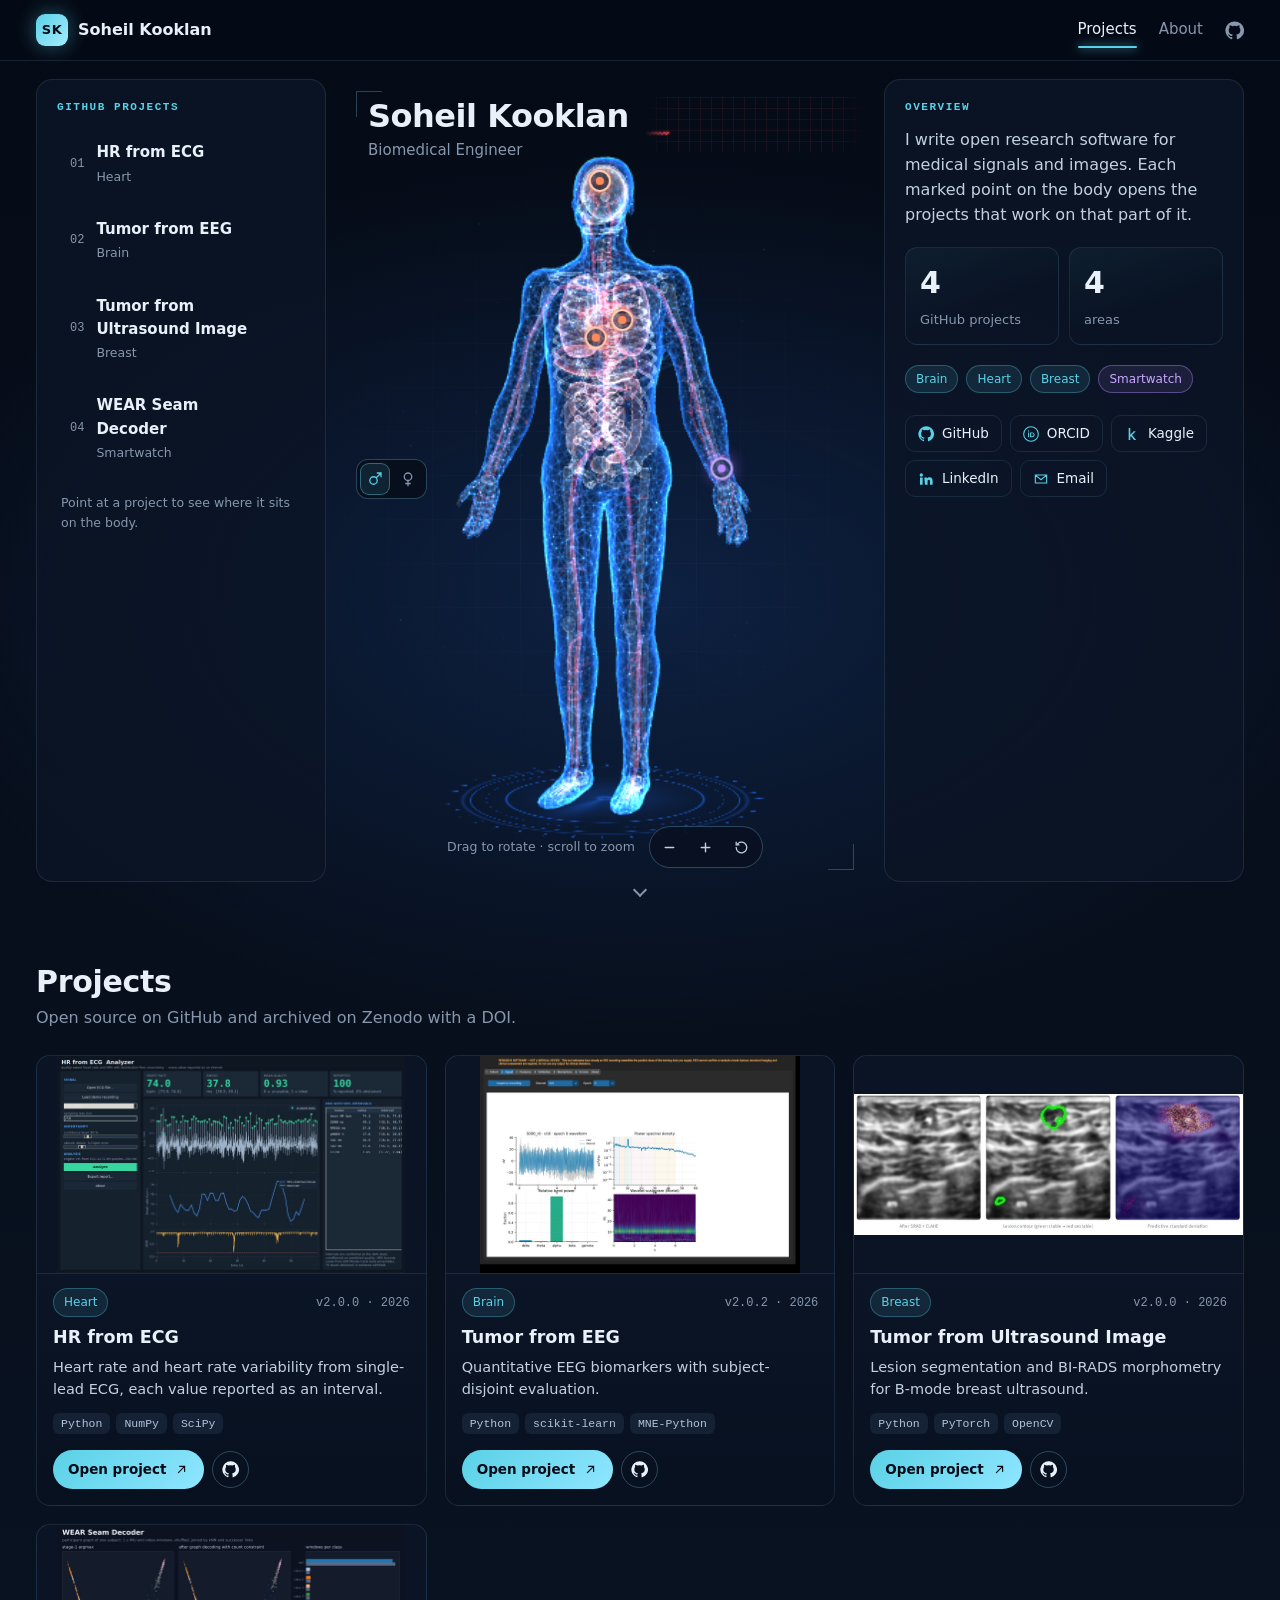
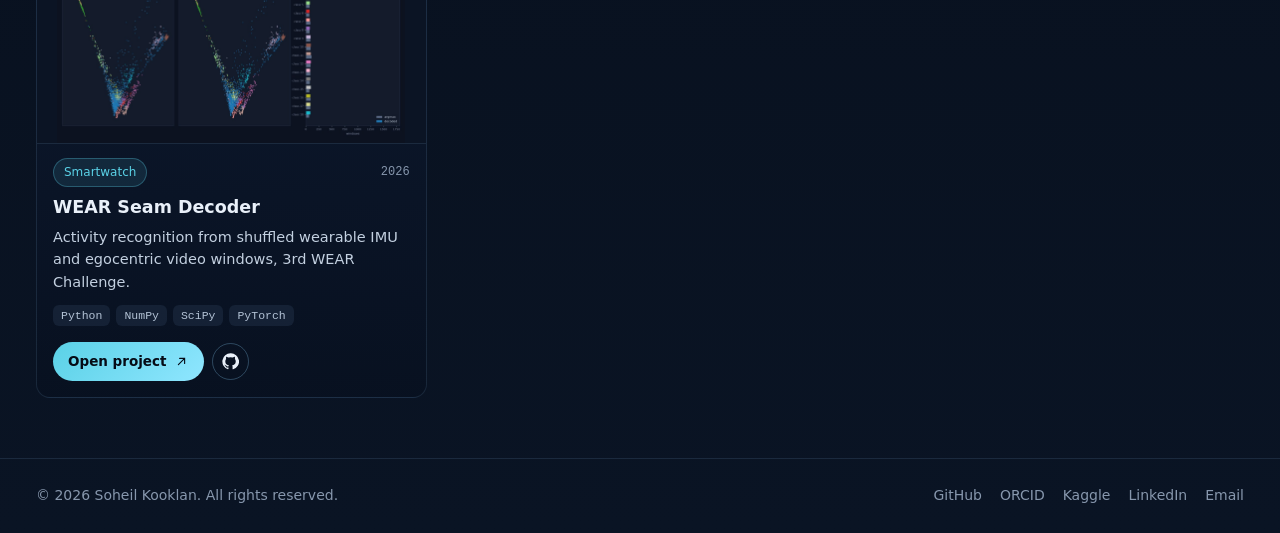
<file: index.html>
<!doctype html> <html lang="en"> <head> <meta charset="utf-8"> <meta name="viewport" content="width=device-width, initial-scale=1, viewport-fit=cover"> <title>Soheil Kooklan | Biomedical Engineer</title> <meta name="description" content="Soheil Kooklan, biomedical engineer. Open research software for ECG, EEG and breast ultrasound, placed on an interactive 3D anatomy."> <meta name="author" content="Soheil Kooklan"> <meta name="copyright" content="Copyright (c) 2026 Soheil Kooklan. All rights reserved."> <meta property="og:title" content="Soheil Kooklan | Biomedical Engineer"> <meta property="og:description" content="Open research software for ECG, EEG and breast ultrasound, placed on an interactive 3D anatomy."> <meta name="theme-color" content="#050b16"> <link rel="icon" href="assets/icon.svg" type="image/svg+xml"> <link rel="stylesheet" href="style.css"> </head> <body class="home"> <header class="topbar"> <a class="brand" href="index.html"><span class="mark">SK</span><span class="brand-name" data-site="name">Soheil Kooklan</span></a> <nav class="nav"> <a href="index.html" aria-current="page">Projects</a> <a href="about.html">About</a> <a data-link="github" href="#" class="nav-icon" aria-label="GitHub" hidden></a> </nav> </header> <main> <section class="stage-wrap"> <aside class="panel panel-list" aria-label="GitHub projects"> <p class="eyebrow">GitHub projects</p> <div id="project-list" class="project-list"></div> <p class="panel-note">Point at a project to see where it sits on the body.</p> </aside> <div class="stage" id="stage"> <div class="stage-head"> <div class="stage-intro"> <h1 data-site="name">Soheil Kooklan</h1> <p class="role" data-site="role">Biomedical Engineer</p> </div> <div class="ecg-strip" id="ecg-strip" aria-hidden="true"><canvas width="440" height="110"></canvas></div> </div> <div class="viewport" id="viewport"> <canvas id="body-canvas" role="img" aria-label="Interactive 3D anatomy. The project list gives the same content."></canvas> <div id="hotspots" class="hotspots"></div> <div class="loader" id="loader" aria-hidden="true"><span></span><div class="bar"><i></i></div></div> <p class="no-webgl-note">This browser cannot show the 3D view. The projects are listed below.</p> <div class="layer-bar" id="layer-bar"></div> <div class="region-pop" id="region-pop" aria-live="polite"></div> <div class="stage-tools"> <span class="hint">Drag to rotate &middot; scroll to zoom</span> <div class="tool-group"> <button id="zoom-out" class="tool-btn" type="button" aria-label="Zoom out"><svg viewBox="0 0 24 24" aria-hidden="true"><path stroke="currentColor" stroke-width="2" stroke-linecap="round" d="M6 12h12"/></svg></button> <button id="zoom-in" class="tool-btn" type="button" aria-label="Zoom in"><svg viewBox="0 0 24 24" aria-hidden="true"><path stroke="currentColor" stroke-width="2" stroke-linecap="round" d="M6 12h12M12 6v12"/></svg></button> <button id="reset-view" class="tool-btn" type="button" aria-label="Reset view"><svg viewBox="0 0 24 24" aria-hidden="true"><path fill="none" stroke="currentColor" stroke-width="1.8" stroke-linecap="round" d="M4.5 12a7.5 7.5 0 1 0 2.2-5.3M4.5 4.5v3.8h3.8"/></svg></button> </div> </div> </div> <span class="hud hud-tl" aria-hidden="true"></span> <span class="hud hud-br" aria-hidden="true"></span> </div> <aside class="panel panel-detail" aria-live="polite"> <div id="detail"></div> </aside> <svg id="leader" class="leader" aria-hidden="true"><path d=""/><circle r="3"/></svg> <a class="scroll-cue" href="#projects" aria-label="Scroll to the project list"><span></span></a> </section> <section class="all-projects" id="projects"> <div class="section-head reveal"> <h2>Projects</h2> <p class="muted">Open source on GitHub and archived on Zenodo with a DOI.</p> </div> <div class="card-grid" id="card-grid"></div> </section> </main> <div class="project-view" id="project-view" hidden> <div class="pv-backdrop"></div> <article class="pv-sheet" role="dialog" aria-modal="true" aria-labelledby="pv-title"> <button class="pv-close" type="button" aria-label="Close"> <svg viewBox="0 0 24 24" aria-hidden="true"><path stroke="currentColor" stroke-width="1.8" stroke-linecap="round" d="M6 6l12 12M18 6 6 18"/></svg> </button> <div id="pv-content" class="pv-content"></div> </article> </div> <footer class="footer"> <span>&copy; <span id="year"></span> <span data-site="name">Soheil Kooklan</span>. All rights reserved.</span> <span class="footer-links" id="footer-links"></span> </footer> <noscript><p class="noscript">The 3D view needs JavaScript. The About page works without it.</p></noscript> <script src="data.js"></script> <script src="common.js"></script> <script src="engine.js"></script> </body> </html>
</file>
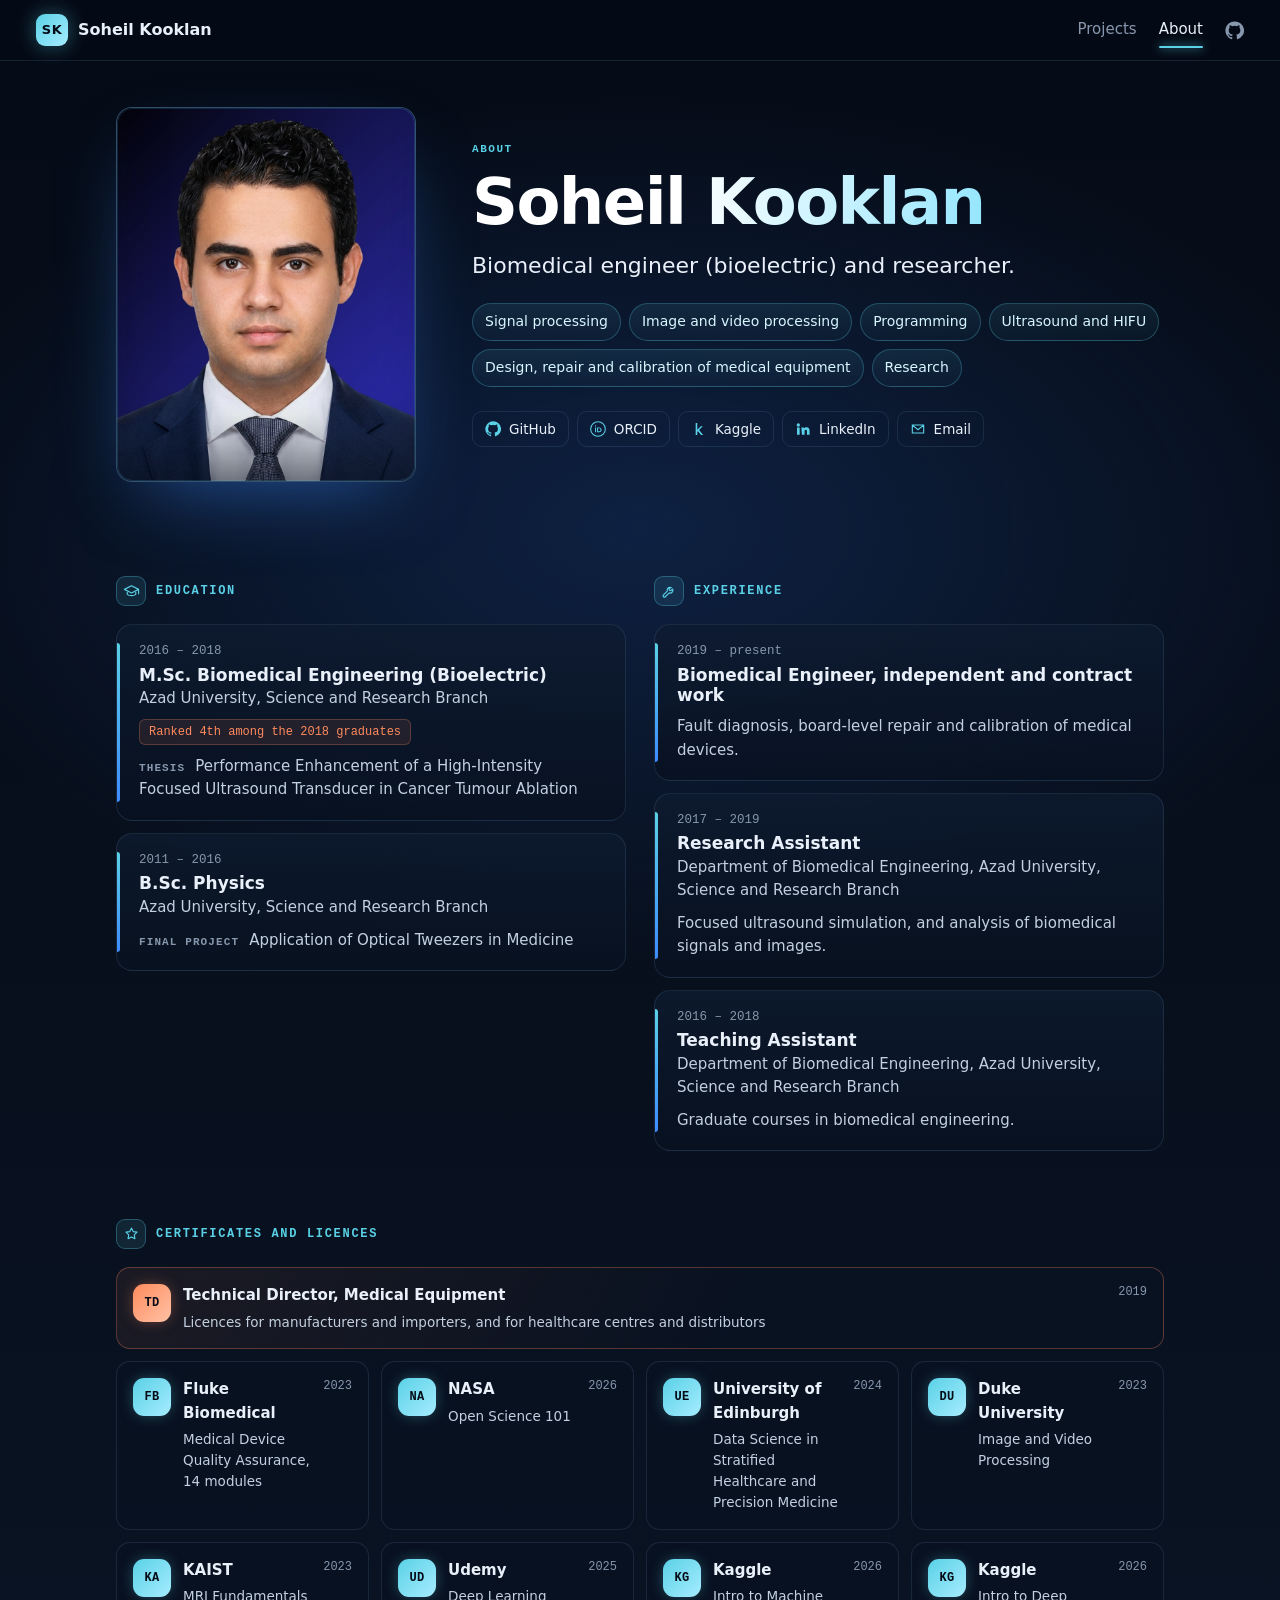
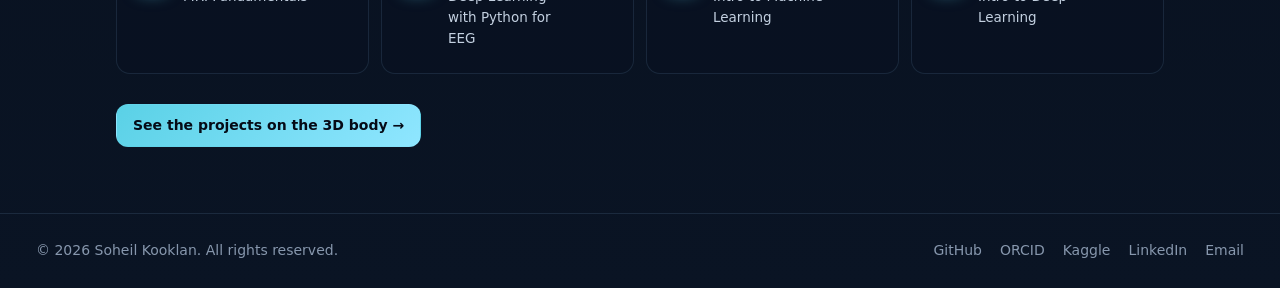
<file: about.html>
<!doctype html> <html lang="en"> <head> <meta charset="utf-8"> <meta name="viewport" content="width=device-width, initial-scale=1, viewport-fit=cover"> <title>About | Soheil Kooklan</title> <meta name="description" content="Soheil Kooklan, biomedical engineer: education, experience, certificates and licences."> <meta name="author" content="Soheil Kooklan"> <meta name="copyright" content="Copyright (c) 2026 Soheil Kooklan. All rights reserved."> <meta name="theme-color" content="#050b16"> <link rel="icon" href="assets/icon.svg" type="image/svg+xml"> <link rel="stylesheet" href="style.css"> </head> <body class="about-page"> <div class="about-bg" aria-hidden="true"></div> <header class="topbar"> <a class="brand" href="index.html"><span class="mark">SK</span><span class="brand-name" data-site="name">Soheil Kooklan</span></a> <nav class="nav"> <a href="index.html">Projects</a> <a href="about.html" aria-current="page">About</a> <a data-link="github" href="#" class="nav-icon" aria-label="GitHub" hidden></a> </nav> </header> <main class="about2"> <section class="hero2"> <div class="hero-photo reveal"> <div class="photo"> <img src="assets/photo.jpg" alt="Soheil Kooklan" onerror="this.remove(); document.getElementById('initials').hidden = false;"> <span class="initials" id="initials" hidden>SK</span> <span class="photo-ring" aria-hidden="true"></span> </div> </div> <div class="hero-text"> <p class="eyebrow reveal">About</p> <h1 class="reveal" data-site="name">Soheil Kooklan</h1> <p class="hero-lead reveal">Biomedical engineer (bioelectric) and researcher.</p> <ul class="fields reveal"> <li>Signal processing</li> <li>Image and video processing</li> <li>Programming</li> <li>Ultrasound and HIFU</li> <li>Design, repair and calibration of medical equipment</li> <li>Research</li> </ul> <div class="profile-links reveal" id="profile-links"></div> </div> <svg class="hero-ecg" viewBox="0 0 1200 120" preserveAspectRatio="none" aria-hidden="true"> <path d="M0 70 H260 l14 -6 l10 6 H330 l8 10 l12 -62 l12 70 l10 -18 H430 c20 0 26 -22 46 -22 s26 22 46 22 H760 l14 -6 l10 6 H830 l8 10 l12 -62 l12 70 l10 -18 H930 c20 0 26 -22 46 -22 s26 22 46 22 H1200"/> </svg> </section> <section class="two-col"> <div class="col reveal"> <h2><span class="ico"><svg viewBox="0 0 24 24"><path d="M2 9l10-5 10 5-10 5Z M6 11v5c3 2.5 9 2.5 12 0v-5 M22 9v6" fill="none" stroke="currentColor" stroke-width="1.6" stroke-linejoin="round" stroke-linecap="round"/></svg></span>Education</h2> <article class="tcard"> <div class="when">2016 &ndash; 2018</div> <h3>M.Sc. Biomedical Engineering (Bioelectric)</h3> <div class="where">Azad University, Science and Research Branch</div> <span class="badge">Ranked 4th among the 2018 graduates</span> <p class="note"><span class="k">Thesis</span>Performance Enhancement of a High-Intensity Focused Ultrasound Transducer in Cancer Tumour Ablation</p> </article> <article class="tcard"> <div class="when">2011 &ndash; 2016</div> <h3>B.Sc. Physics</h3> <div class="where">Azad University, Science and Research Branch</div> <p class="note"><span class="k">Final project</span>Application of Optical Tweezers in Medicine</p> </article> </div> <div class="col reveal"> <h2><span class="ico"><svg viewBox="0 0 24 24"><path d="M14.5 6.5a4 4 0 0 0-5.6 4.9L3.5 16.8a1.8 1.8 0 0 0 2.6 2.6l5.4-5.4a4 4 0 0 0 4.9-5.6l-2.4 2.4-2.1-.6-.6-2.1Z" fill="none" stroke="currentColor" stroke-width="1.6" stroke-linejoin="round"/></svg></span>Experience</h2> <article class="tcard"> <div class="when">2019 &ndash; present</div> <h3>Biomedical Engineer, independent and contract work</h3> <p class="note">Fault diagnosis, board-level repair and calibration of medical devices.</p> </article> <article class="tcard"> <div class="when">2017 &ndash; 2019</div> <h3>Research Assistant</h3> <div class="where">Department of Biomedical Engineering, Azad University, Science and Research Branch</div> <p class="note">Focused ultrasound simulation, and analysis of biomedical signals and images.</p> </article> <article class="tcard"> <div class="when">2016 &ndash; 2018</div> <h3>Teaching Assistant</h3> <div class="where">Department of Biomedical Engineering, Azad University, Science and Research Branch</div> <p class="note">Graduate courses in biomedical engineering.</p> </article> </div> </section> <section class="reveal"> <h2 class="sec-title"><span class="ico"><svg viewBox="0 0 24 24"><path d="M12 3l2.4 4.9 5.4.8-3.9 3.8.9 5.4L12 15.4 7.2 17.9l.9-5.4L4.2 8.7l5.4-.8Z" fill="none" stroke="currentColor" stroke-width="1.6" stroke-linejoin="round"/></svg></span>Certificates and licences</h2> <ul class="certs" id="certs"> <li class="cert is-wide"><span class="mono">TD</span><div><strong>Technical Director, Medical Equipment</strong><span>Licences for manufacturers and importers, and for healthcare centres and distributors</span></div><em>2019</em></li> <li class="cert"><span class="mono">FB</span><div><strong>Fluke Biomedical</strong><span>Medical Device Quality Assurance, 14 modules</span></div><em>2023</em></li> <li class="cert"><span class="mono">NA</span><div><strong>NASA</strong><span>Open Science 101</span></div><em>2026</em></li> <li class="cert"><span class="mono">UE</span><div><strong>University of Edinburgh</strong><span>Data Science in Stratified Healthcare and Precision Medicine</span></div><em>2024</em></li> <li class="cert"><span class="mono">DU</span><div><strong>Duke University</strong><span>Image and Video Processing</span></div><em>2023</em></li> <li class="cert"><span class="mono">KA</span><div><strong>KAIST</strong><span>MRI Fundamentals</span></div><em>2023</em></li> <li class="cert"><span class="mono">UD</span><div><strong>Udemy</strong><span>Deep Learning with Python for EEG</span></div><em>2025</em></li> <li class="cert"><span class="mono">KG</span><div><strong>Kaggle</strong><span>Intro to Machine Learning</span></div><em>2026</em></li> <li class="cert"><span class="mono">KG</span><div><strong>Kaggle</strong><span>Intro to Deep Learning</span></div><em>2026</em></li> </ul> <p class="to-map"><a class="btn btn-primary" href="index.html">See the projects on the 3D body &rarr;</a></p> </section> </main> <footer class="footer"> <span>&copy; <span id="year"></span> <span data-site="name">Soheil Kooklan</span>. All rights reserved.</span> <span class="footer-links" id="footer-links"></span> </footer> <script src="data.js"></script> <script src="common.js"></script> <script src="about.js"></script> </body> </html>
</file>
<file: style.css>
:root{--bg:#050b16;--bg-2:#0a1424;--panel:rgba(11,21,38,0.82);--line:rgba(130,175,220,0.14);--line-strong:rgba(130,195,235,0.3);--text:#e9f0f9;--text-2:#c3d0e0;--muted:#8797ad;--accent:#5ad1e6;--accent-2:#3d8bff;--accent-soft:rgba(90,209,230,0.11);--hot:#ff8a5c;--radius:16px;--ease:cubic-bezier(0.2,0.8,0.2,1);--font:"Inter","Segoe UI",system-ui,-apple-system,Roboto,"Helvetica Neue",Arial,sans-serif;--mono:ui-monospace,"SF Mono","Cascadia Mono",Menlo,Consolas,monospace;--top:61px}*{box-sizing:border-box}html{scroll-behavior:smooth;background:var(--bg);-webkit-text-size-adjust:100%}body{margin:0;min-height:100vh;font-family:var(--font);color:var(--text);line-height:1.55;background:radial-gradient(1200px 700px at 50% 28%,#0e2142 0%,transparent 62%),linear-gradient(180deg,var(--bg) 0%,var(--bg-2) 100%);-webkit-font-smoothing:antialiased}body.no-scroll{overflow:hidden}a{color:var(--accent);text-decoration:none}a:hover{text-decoration:underline}button{font:inherit;color:inherit}h1,h2,h3{line-height:1.2;margin:0}svg{display:block}.muted{color:var(--muted)}:focus-visible{outline:2px solid var(--accent);outline-offset:2px;border-radius:6px}.topbar{position:sticky;top:0;z-index:30;height:var(--top);display:flex;align-items:center;justify-content:space-between;padding:0 clamp(16px,3vw,36px);background:rgba(5,11,22,0.92);border-bottom:1px solid var(--line)}.brand{display:flex;align-items:center;gap:10px;color:var(--text);font-weight:600}.brand:hover{text-decoration:none}.mark{display:grid;place-items:center;width:32px;height:32px;border-radius:9px;font-size:13px;letter-spacing:0.04em;color:var(--bg);background:linear-gradient(135deg,var(--accent),#a6ecff);box-shadow:0 0 20px rgba(90,209,230,0.4)}.nav{display:flex;align-items:center;gap:22px;font-size:15px}.nav a{color:var(--muted);transition:color 0.2s;position:relative}.nav a:hover,.nav a[aria-current="page"]{color:var(--text);text-decoration:none}.nav a[aria-current="page"]::after{content:"";position:absolute;left:0;right:0;bottom:-6px;height:2px;border-radius:2px;background:var(--accent);box-shadow:0 0 10px var(--accent)}.nav-icon svg{width:19px;height:19px}.eyebrow{margin:0 0 14px;font:600 11px/1.3 var(--mono);letter-spacing:0.14em;text-transform:uppercase;color:var(--accent)}.stage-wrap{position:relative;display:grid;grid-template-columns:minmax(240px,290px) 1fr minmax(300px,360px);gap:18px;padding:18px clamp(16px,3vw,36px) 18px;height:calc(100vh - var(--top));height:calc(100svh - var(--top));min-height:640px}.panel{position:relative;z-index:2;background:var(--panel);border:1px solid var(--line);border-radius:var(--radius);padding:20px;overflow-y:auto;scrollbar-width:thin;scrollbar-color:var(--line-strong) transparent}.panel-note{margin:18px 4px 0;font-size:12.5px;color:var(--muted)}.stage{position:relative;border-radius:var(--radius);overflow:hidden;min-height:460px}.stage::before{content:"";position:absolute;inset:0;pointer-events:none;background-image:linear-gradient(var(--line) 1px,transparent 1px),linear-gradient(90deg,var(--line) 1px,transparent 1px);background-size:44px 44px;-webkit-mask-image:radial-gradient(circle at 50% 50%,black 0%,transparent 66%);mask-image:radial-gradient(circle at 50% 50%,black 0%,transparent 66%);opacity:0.35}.stage::after{content:"";position:absolute;left:50%;top:46%;width:60%;height:80%;transform:translate(-50%,-50%);pointer-events:none;border-radius:50%;background:radial-gradient(closest-side,rgba(40,120,255,0.16),transparent)}.viewport{position:absolute;inset:0;z-index:1}#body-canvas{position:absolute;inset:0;width:100%;height:100%;cursor:grab;touch-action:pan-y;opacity:0;transition:opacity 0.6s}.stage.is-ready #body-canvas{opacity:1}.stage.is-dragging #body-canvas{cursor:grabbing}.hud{position:absolute;width:26px;height:26px;pointer-events:none;border:0 solid var(--line-strong);z-index:2}.hud-tl{top:12px;left:12px;border-width:1px 0 0 1px}.hud-br{bottom:12px;right:12px;border-width:0 1px 1px 0}.stage-head{position:absolute;top:18px;left:24px;right:18px;z-index:5;display:flex;justify-content:space-between;align-items:flex-start;gap:16px;pointer-events:none}.stage-intro{pointer-events:none}.stage-intro h1{font-size:clamp(24px,2.5vw,36px);font-weight:650;letter-spacing:-0.015em;white-space:nowrap}.stage-intro .role{margin:4px 0 0;color:var(--muted);font-size:15px}.stage-tools{position:absolute;left:0;right:0;bottom:14px;z-index:4;display:flex;justify-content:center;align-items:center;gap:14px;font-size:12.5px;color:var(--muted);pointer-events:none}.tool-group{display:flex;gap:4px;padding:4px;border-radius:999px;background:rgba(8,17,32,0.88);border:1px solid var(--line-strong);pointer-events:auto}.tool-btn{display:grid;place-items:center;width:32px;height:32px;border-radius:50%;border:0;background:transparent;cursor:pointer;color:var(--text-2);transition:background 0.2s,color 0.2s}.tool-btn svg{width:17px;height:17px}.tool-btn:hover{background:var(--accent-soft);color:var(--accent)}.loader{position:absolute;inset:0;display:grid;place-items:center;pointer-events:none;transition:opacity 0.5s}.loader span{width:54px;height:54px;border-radius:50%;border:2px solid rgba(90,209,230,0.15);border-top-color:var(--accent);animation:spin 0.9s linear infinite;box-shadow:0 0 30px rgba(90,209,230,0.2)}.loader.is-done{opacity:0}@keyframes spin{to{transform:rotate(360deg)}}.no-webgl-note{display:none;position:absolute;inset:auto 20px 50% 20px;text-align:center;color:var(--muted)}.stage.no-webgl .no-webgl-note{display:block}.scroll-cue{position:absolute;left:50%;bottom:2px;transform:translateX(-50%);z-index:5;width:26px;height:16px;display:grid;place-items:center}.scroll-cue span{width:10px;height:10px;border-right:2px solid var(--muted);border-bottom:2px solid var(--muted);transform:rotate(45deg);animation:cue 1.8s var(--ease) infinite}@keyframes cue{0%,100%{transform:translateY(-3px) rotate(45deg);opacity:0.4}50%{transform:translateY(2px) rotate(45deg);opacity:1}}.hotspots{position:absolute;inset:0;pointer-events:none;z-index:3;transition:opacity 0.4s}.stage:not(.is-ready) .hotspots{opacity:0}.hotspot{position:absolute;left:0;top:0;display:flex;align-items:center;gap:8px;margin:-11px 0 0 -11px;padding:0;background:none;border:0;cursor:pointer;pointer-events:none;transition:opacity 0.35s;will-change:transform}.hs-dot{position:relative;flex:none;width:22px;height:22px;border-radius:50%;pointer-events:auto;border:2px solid #ffd2b8;background:rgba(5,11,22,0.55);box-shadow:0 0 0 1px rgba(255,138,92,0.5),0 0 16px rgba(255,138,92,0.75);transition:border-color 0.25s,background 0.25s,transform 0.3s var(--ease),box-shadow 0.25s}.hs-dot i{position:absolute;inset:5px;border-radius:50%;background:var(--hot);box-shadow:0 0 8px var(--hot);transition:background 0.25s;animation:core 1.4s ease-in-out infinite}@keyframes core{50%{transform:scale(0.7);opacity:0.75}}.hs-dot::before,.hs-dot::after{content:"";position:absolute;inset:-9px;border-radius:50%;border:1.5px solid var(--hot);opacity:0;animation:ping 2.4s ease-out infinite}.hs-dot::after{animation-delay:1.2s}@keyframes ping{0%{transform:scale(0.45);opacity:0.95}100%{transform:scale(1.7);opacity:0}}.hs-label{display:inline-flex;align-items:center;gap:7px;pointer-events:none;padding:4px 10px;border-radius:999px;font-size:12px;white-space:nowrap;background:rgba(6,13,26,0.92);border:1px solid var(--line-strong);opacity:0;transform:translateX(-6px);transition:opacity 0.25s,transform 0.25s var(--ease)}.hs-label em{font-style:normal;color:var(--muted);font-family:var(--mono)}.hotspot:hover .hs-label,.hotspot:focus-visible .hs-label,.hotspot.is-hover .hs-label,.hotspot.is-active .hs-label{opacity:1;transform:none}.hotspot:hover .hs-dot,.hotspot.is-active .hs-dot,.hotspot.is-hover .hs-dot{border-color:#fff;transform:scale(1.22);box-shadow:0 0 0 1px rgba(255,138,92,0.8),0 0 26px rgba(255,138,92,0.95)}.hotspot:hover .hs-dot i,.hotspot.is-active .hs-dot i,.hotspot.is-hover .hs-dot i{background:#fff}.hotspot.is-back{opacity:0.3}.hotspot.is-muted{opacity:0.25}.hotspot.is-hidden{opacity:0}.hotspot.is-hidden .hs-dot{pointer-events:none}.hotspot:focus-visible{outline:none}.hotspot:focus-visible .hs-dot{box-shadow:0 0 0 3px rgba(90,209,230,0.5)}.leader{position:absolute;inset:0;width:100%;height:100%;pointer-events:none;z-index:4;overflow:visible}.leader path{fill:none;stroke:var(--hot);stroke-width:1;stroke-dasharray:3 4;opacity:0;transition:opacity 0.4s}.leader circle{fill:var(--hot);opacity:0;transition:opacity 0.4s}.leader.is-on path{opacity:0.65;animation:dash 1.1s linear infinite}.leader.is-on circle{opacity:0.95}@keyframes dash{to{stroke-dashoffset:-14}}.region-pop{display:none}.project-list{display:grid;gap:6px}.list-item{position:relative;display:flex;align-items:center;gap:12px;width:100%;text-align:left;cursor:pointer;padding:12px;border-radius:12px;background:transparent;border:1px solid transparent;overflow:hidden;transition:background 0.2s,border-color 0.2s,transform 0.25s var(--ease);animation:rise 0.6s var(--ease) both;animation-delay:calc(0.3s + var(--i) * 0.08s)}.list-item::before{content:"";position:absolute;left:0;top:18%;bottom:18%;width:2px;border-radius:2px;background:var(--accent);transform:scaleY(0);transition:transform 0.3s var(--ease)}.list-item:hover,.list-item.is-hover{background:var(--accent-soft);border-color:var(--line);transform:translateX(3px)}.list-item:hover::before,.list-item.is-hover::before{transform:scaleY(1)}.list-item.is-active{background:rgba(255,138,92,0.08);border-color:rgba(255,138,92,0.38)}.list-item.is-active::before{background:var(--hot);transform:scaleY(1)}.li-index{font:500 12px/1 var(--mono);color:var(--muted)}.li-text{flex:1;min-width:0}.li-title{display:block;font-size:15px;font-weight:580}.li-meta{display:block;font-size:12.5px;color:var(--muted);margin-top:2px}.li-arrow{color:var(--muted);opacity:0;transform:translate(-4px,4px);transition:opacity 0.2s,transform 0.25s var(--ease)}.li-arrow svg{width:16px;height:16px}.list-item:hover .li-arrow,.list-item.is-hover .li-arrow{opacity:1;transform:none;color:var(--accent)}.enter{animation:rise 0.55s var(--ease) both;animation-delay:calc(var(--i) * 0.07s)}@keyframes rise{from{opacity:0;transform:translateY(12px)}to{opacity:1;transform:none}}.lead{font-size:16px;margin:0 0 20px;color:var(--text-2)}.stats{display:grid;grid-template-columns:1fr 1fr;gap:10px;margin-bottom:20px}.stats div{border:1px solid var(--line);border-radius:12px;padding:12px 14px;background:linear-gradient(160deg,rgba(90,209,230,0.06),transparent 60%)}.stats strong{display:block;font-size:30px;font-weight:650;font-variant-numeric:tabular-nums}.stats span{font-size:13px;color:var(--muted)}.region-buttons{display:flex;flex-wrap:wrap;gap:8px;margin-bottom:22px}.profile-links{display:flex;flex-wrap:wrap;gap:8px}.profile-link{display:inline-flex;align-items:center;gap:8px;padding:7px 12px;border-radius:10px;font-size:13.5px;color:var(--text);border:1px solid var(--line);transition:border-color 0.2s,background 0.2s,transform 0.2s var(--ease)}.profile-link svg{width:16px;height:16px;color:var(--accent)}.profile-link:hover{text-decoration:none;border-color:var(--line-strong);background:var(--accent-soft);transform:translateY(-1px)}.as-button{background:none;border:0;padding:0;cursor:pointer;color:var(--accent);font-size:14px;margin-top:4px}.as-button:hover{text-decoration:underline}.card{position:relative;overflow:hidden;isolation:isolate;border:1px solid var(--line);border-radius:14px;padding:16px;margin-bottom:12px;background:linear-gradient(180deg,rgba(14,27,48,0.85),rgba(8,17,32,0.85));transition:border-color 0.25s,transform 0.35s var(--ease),box-shadow 0.35s}.card::before{content:"";position:absolute;inset:0;z-index:-1;opacity:0;transition:opacity 0.3s;background:radial-gradient(260px circle at var(--px,50%) var(--py,0%),rgba(90,209,230,0.14),transparent 70%)}.card:hover{border-color:var(--line-strong);box-shadow:0 18px 50px -24px rgba(61,139,255,0.55)}.card:hover::before{opacity:1}.card-grid .card:hover{transform:translateY(-4px)}.card-media{display:block;width:calc(100% + 32px);margin:-16px -16px 14px;padding:0;border:0;cursor:pointer;aspect-ratio:16 / 9;overflow:hidden;background:#0b1424;border-bottom:1px solid var(--line);position:relative}.card-media img{width:100%;height:100%;object-fit:contain;object-position:center;display:block}.card-top{display:flex;justify-content:space-between;align-items:center;gap:8px;margin-bottom:10px}.chips{display:flex;flex-wrap:wrap;gap:6px}.card h3{font-size:17.5px;font-weight:620}.card-meta{font:500 12px/1 var(--mono);color:var(--muted);white-space:nowrap}.card-summary{margin:8px 0 0;font-size:14.5px;color:var(--text-2)}.tags{display:flex;flex-wrap:wrap;gap:6px;margin-top:12px}.tag{font:500 11.5px/1 var(--mono);padding:5px 8px;border-radius:6px;background:rgba(130,170,210,0.1);color:#b4c3d6}.card-actions{display:flex;align-items:center;gap:8px;margin-top:16px}.open-btn{position:relative;overflow:hidden;display:inline-flex;align-items:center;gap:8px;padding:9px 15px;border-radius:999px;cursor:pointer;font-size:13.5px;font-weight:600;color:var(--bg);background:linear-gradient(135deg,var(--accent),#8fe6ff);border:0;transition:transform 0.25s var(--ease),box-shadow 0.25s}.open-btn svg{width:15px;height:15px;transition:transform 0.25s var(--ease)}.open-btn::after{content:"";position:absolute;inset:0;transform:translateX(-120%);background:linear-gradient(100deg,transparent 20%,rgba(255,255,255,0.6) 50%,transparent 80%);transition:transform 0.6s var(--ease)}.open-btn:hover{box-shadow:0 0 24px rgba(90,209,230,0.55)}.open-btn:hover::after{transform:translateX(120%)}.open-btn:hover svg{transform:translate(2px,-2px)}.open-btn:active{transform:scale(0.97)}.icon-btn{display:grid;place-items:center;width:37px;height:37px;border-radius:50%;border:1px solid var(--line-strong);color:var(--text);transition:border-color 0.2s,color 0.2s}.icon-btn svg{width:17px;height:17px}.icon-btn:hover{border-color:var(--accent);color:var(--accent)}.region-chip{font-size:12px;padding:4px 10px;border-radius:999px;cursor:pointer;background:var(--accent-soft);border:1px solid rgba(90,209,230,0.3);color:var(--accent);transition:background 0.2s}.region-chip:hover{background:rgba(90,209,230,0.2)}.region-chip.is-static{cursor:default}.all-projects{padding:64px clamp(16px,3vw,36px) 30px;max-width:1280px;margin:0 auto}.section-head{margin-bottom:24px}.section-head h2{font-size:30px;font-weight:650;letter-spacing:-0.01em}.section-head p{margin:6px 0 0}.card-grid{display:grid;grid-template-columns:repeat(auto-fill,minmax(300px,1fr));gap:18px}.card-grid .card{margin:0;display:flex;flex-direction:column;animation:none}.card-grid .card-actions{margin-top:auto;padding-top:16px}.reveal{opacity:0;transform:translateY(18px);transition:opacity 0.7s var(--ease),transform 0.7s var(--ease)}.reveal.is-in{opacity:1;transform:none}.project-view{position:fixed;inset:0;z-index:50;display:grid;place-items:center;padding:clamp(10px,3vw,40px)}.project-view[hidden]{display:none}.pv-backdrop{position:absolute;inset:0;background:rgba(2,6,13,0.7);opacity:0;transition:opacity 0.45s var(--ease)}.pv-backdrop::before{content:"";position:absolute;inset:0;background-image:linear-gradient(rgba(90,209,230,0.07) 1px,transparent 1px),linear-gradient(90deg,rgba(90,209,230,0.07) 1px,transparent 1px);background-size:52px 52px;opacity:0;transition:opacity 0.8s}.pv-sheet{position:relative;width:min(1000px,100%);max-height:100%;overflow-y:auto;overscroll-behavior:contain;border-radius:22px;border:1px solid var(--line-strong);background:radial-gradient(900px 340px at 12% 0%,rgba(61,139,255,0.14),transparent 70%),linear-gradient(180deg,#0c1830,#08111f);box-shadow:0 40px 120px -40px rgba(0,0,0,0.85),0 0 60px -20px rgba(90,209,230,0.35);clip-path:circle(0px at var(--sx,50%) var(--sy,50%));transition:clip-path 0.7s cubic-bezier(0.7,0,0.2,1);scrollbar-width:thin;scrollbar-color:var(--line-strong) transparent}.pv-sheet::before{content:"";position:absolute;left:0;right:0;top:0;height:2px;z-index:3;background:linear-gradient(90deg,transparent,var(--accent),transparent);transform:scaleX(0);transition:transform 0.9s 0.3s var(--ease)}.project-view.is-open .pv-backdrop{opacity:1}.project-view.is-open .pv-backdrop::before{opacity:1}.project-view.is-open .pv-sheet{clip-path:circle(2600px at var(--sx,50%) var(--sy,50%))}.project-view.is-open .pv-sheet::before{transform:scaleX(1)}.pv-close{position:sticky;top:14px;float:right;margin:14px 14px 0 0;z-index:4;display:grid;place-items:center;width:42px;height:42px;border-radius:50%;cursor:pointer;background:rgba(6,13,26,0.9);border:1px solid var(--line-strong);transition:transform 0.35s var(--ease),border-color 0.2s}.pv-close svg{width:18px;height:18px}.pv-close:hover{transform:rotate(90deg);border-color:var(--hot)}.pv-content{padding:clamp(22px,4vw,46px)}.pv-r{opacity:0;transform:translateY(18px);transition:opacity 0.6s var(--ease),transform 0.6s var(--ease);transition-delay:calc(0.2s + var(--d) * 0.08s)}.project-view.is-open .pv-r{opacity:1;transform:none}.pv-head h2{font-size:clamp(26px,3.6vw,40px);font-weight:690;letter-spacing:-0.02em;padding-right:40px}.pv-tagline{margin:12px 0 0;font-size:17px;color:var(--text-2);max-width:62ch}.pv-body{display:grid;grid-template-columns:1.25fr 1fr;gap:30px;margin-top:26px;align-items:start}.pv-media{margin:0;border-radius:12px;overflow:hidden;border:1px solid var(--line-strong);background:#0b1424}.pv-media img{display:block;width:100%;height:auto;max-height:52vh;object-fit:contain}.pv-text p{margin:0 0 16px;font-size:15.5px;color:var(--text-2)}.pv-text .tags{margin-top:16px}.pv-more{margin:0;font-size:14px;color:var(--muted)}.facts{list-style:none;margin:0;padding:0;display:grid;gap:10px}.facts li{position:relative;padding-left:18px;font-size:14.5px;color:var(--text-2);opacity:0;transform:translateX(-8px);transition:opacity 0.5s var(--ease),transform 0.5s var(--ease);transition-delay:calc(0.55s + var(--k) * 0.09s)}.project-view.is-open .facts li{opacity:1;transform:none}.facts li::before{content:"";position:absolute;left:0;top:0.62em;width:7px;height:7px;border-radius:2px;background:var(--accent);transform:rotate(45deg);box-shadow:0 0 8px var(--accent)}.pv-foot{display:flex;justify-content:space-between;align-items:center;flex-wrap:wrap;gap:16px;margin-top:32px;padding-top:22px;border-top:1px solid var(--line)}.pv-foot .tags{margin:0}.pv-actions{display:flex;flex-wrap:wrap;gap:10px}.btn{display:inline-flex;align-items:center;gap:8px;padding:10px 16px;border-radius:12px;font-size:14px;color:var(--text);border:1px solid var(--line-strong);transition:border-color 0.2s,box-shadow 0.25s}.btn svg{width:17px;height:17px}.btn:hover{text-decoration:none;border-color:var(--accent)}.btn-primary{background:linear-gradient(135deg,var(--accent),#8fe6ff);color:var(--bg);border-color:transparent;font-weight:600}.btn-primary:hover{box-shadow:0 0 28px rgba(90,209,230,0.5)}.footer{display:flex;justify-content:space-between;flex-wrap:wrap;gap:10px;padding:26px clamp(16px,3vw,36px);margin-top:30px;border-top:1px solid var(--line);color:var(--muted);font-size:14px}.footer-links{display:flex;flex-wrap:wrap;gap:18px}.footer-links a{color:var(--muted)}.footer-links a:hover{color:var(--text);text-decoration:none}.noscript{text-align:center;color:var(--muted)}.about-bg{position:fixed;inset:0;z-index:-1;pointer-events:none;overflow:hidden}.about-bg::before{content:"";position:absolute;inset:-50%;background:conic-gradient(from 0deg at 50% 50%,transparent 0deg,rgba(61,139,255,0.08) 60deg,transparent 120deg,rgba(90,209,230,0.07) 220deg,transparent 300deg)}.about-bg::after{content:"";position:absolute;inset:0;background-image:linear-gradient(var(--line) 1px,transparent 1px),linear-gradient(90deg,var(--line) 1px,transparent 1px);background-size:56px 56px;opacity:0.25;-webkit-mask-image:linear-gradient(180deg,black,transparent 70%);mask-image:linear-gradient(180deg,black,transparent 70%)}@keyframes turn{to{transform:rotate(360deg)}}.about{max-width:1100px;margin:0 auto;padding:52px clamp(16px,3vw,36px) 20px}.about-grid{display:grid;grid-template-columns:290px 1fr;gap:56px;align-items:start}.profile-card{position:sticky;top:92px}.photo{position:relative;width:100%;aspect-ratio:4 / 5;border-radius:var(--radius);overflow:hidden;border:1px solid var(--line-strong);background:linear-gradient(135deg,#12223d,#0a1527);display:grid;place-items:center}.photo img{width:100%;height:100%;object-fit:cover;display:block}.photo .initials{font-size:64px;font-weight:600;color:var(--accent);letter-spacing:0.04em;text-shadow:0 0 30px rgba(90,209,230,0.5)}.photo-ring{position:absolute;inset:0;border-radius:inherit;pointer-events:none;box-shadow:inset 0 0 0 1px rgba(90,209,230,0.15),inset 0 -60px 80px -40px rgba(5,11,22,0.8)}.photo-ring::after{content:"";position:absolute;left:0;right:0;height:2px;top:0;background:linear-gradient(90deg,transparent,rgba(160,240,255,0.9),transparent);box-shadow:0 0 16px 4px rgba(90,209,230,0.45);animation:photoscan 5s 0.6s var(--ease) infinite;opacity:0}@keyframes photoscan{0%{top:0;opacity:0}8%{opacity:1}40%{top:100%;opacity:0}100%{top:100%;opacity:0}}.profile-card h1{font-size:27px;margin-top:18px;font-weight:650;letter-spacing:-0.01em}.profile-card .role{color:var(--muted);margin:4px 0 18px}.about-body>section + section{margin-top:50px}.about-body h2{font:600 12px/1 var(--mono);letter-spacing:0.14em;text-transform:uppercase;color:var(--accent);margin-bottom:22px}.about-lead{margin:0;font-size:clamp(18px,2vw,21px);line-height:1.5;color:var(--text);max-width:60ch}.timeline{list-style:none;margin:0;padding:0;position:relative}.timeline::before{content:"";position:absolute;left:0;top:6px;bottom:6px;width:1px;background:linear-gradient(180deg,var(--accent),var(--line-strong) 40%,transparent)}.timeline>li{position:relative;padding:0 0 30px 26px}.timeline>li:last-child{padding-bottom:4px}.timeline>li::before{content:"";position:absolute;left:-5px;top:6px;width:9px;height:9px;border-radius:50%;background:var(--bg);border:2px solid var(--accent);box-shadow:0 0 10px rgba(90,209,230,0.6)}.when{font:500 12.5px/1.4 var(--mono);color:var(--muted)}.what{font-weight:620;font-size:17.5px;margin-top:3px}.where{color:var(--text-2);font-size:15px;margin-top:1px}.note{color:var(--text-2);font-size:15px;margin:10px 0 0;max-width:66ch}.note .k{display:inline-block;margin-right:10px;font:600 11px/1 var(--mono);letter-spacing:0.1em;text-transform:uppercase;color:var(--muted)}.badge{display:inline-block;margin-top:9px;font:500 12px/1 var(--mono);padding:6px 9px;border-radius:6px;color:var(--hot);background:rgba(255,138,92,0.1);border:1px solid rgba(255,138,92,0.25)}.certs{list-style:none;margin:0;padding:0;display:grid;grid-template-columns:repeat(auto-fill,minmax(210px,1fr));gap:12px}.cert{position:relative;overflow:hidden;isolation:isolate;display:flex;flex-direction:column;min-height:132px;border:1px solid var(--line);border-radius:14px;padding:16px;background:rgba(9,18,33,0.7);transition:border-color 0.25s,transform 0.3s var(--ease)}.cert::before{content:"";position:absolute;inset:0;z-index:-1;opacity:0;transition:opacity 0.3s;background:radial-gradient(220px circle at var(--px,50%) var(--py,0%),rgba(90,209,230,0.16),transparent 70%)}.cert:hover{border-color:var(--line-strong);transform:translateY(-3px)}.cert:hover::before{opacity:1}.cert.is-wide{grid-column:1 / -1;min-height:0;border-color:rgba(255,138,92,0.3);background:linear-gradient(120deg,rgba(255,138,92,0.08),rgba(9,18,33,0.7) 60%)}.cert strong{display:block;font-size:15px;font-weight:640}.cert span{display:block;font-size:13.5px;color:var(--text-2);margin-top:4px}.cert em{margin-top:auto;padding-top:12px;font:500 12px/1 var(--mono);font-style:normal;color:var(--muted)}.to-map{margin-top:30px}@media (max-width:1180px){.stage-wrap{grid-template-columns:240px 1fr 300px;gap:12px}}@media (max-width:919px){.stage-wrap{display:flex;flex-direction:column;height:auto;min-height:0;padding-top:12px;gap:14px}.stage{order:1;display:flex;flex-direction:column;min-height:0;overflow:visible}.stage::before,.stage::after{display:none}.stage-head{position:static;padding:4px 2px 0;gap:10px;align-items:center}.stage-intro h1{font-size:24px;white-space:normal}.stage-intro .role{font-size:14px}.viewport{position:relative;inset:auto;height:66svh;height:66vh;min-height:420px;margin-top:6px;border-radius:var(--radius);overflow:hidden;background:radial-gradient(closest-side at 50% 45%,rgba(40,120,255,0.16),transparent)}.hud{display:none}.panel-detail{order:2}.panel-list{order:3}.panel{overflow:visible}.leader,.scroll-cue{display:none}.stage-tools .hint{display:none}.stage-tools{bottom:10px;justify-content:flex-end;padding-right:10px}.hotspot.is-hover .hs-label{opacity:0}.hotspot.is-active .hs-label{opacity:1}.hs-dot{width:26px;height:26px;margin:-2px}.region-pop{display:block;position:absolute;left:10px;right:10px;bottom:60px;z-index:5;border-radius:16px;padding:12px;border:1px solid rgba(255,138,92,0.4);background:rgba(7,14,28,0.95);box-shadow:0 20px 50px -20px rgba(0,0,0,0.9),0 0 30px -10px rgba(255,138,92,0.4);opacity:0;transform:translateY(16px) scale(0.97);pointer-events:none;transition:opacity 0.35s var(--ease),transform 0.4s var(--ease)}.region-pop.is-open{opacity:1;transform:none;pointer-events:auto}.pop-head{display:flex;justify-content:space-between;align-items:center;margin-bottom:6px}.pop-head .eyebrow{margin:0;color:var(--hot)}.pop-x{display:grid;place-items:center;width:30px;height:30px;border:0;border-radius:50%;background:rgba(255,255,255,0.06);cursor:pointer}.pop-x svg{width:15px;height:15px}.pop-item{display:flex;align-items:center;gap:12px;width:100%;text-align:left;padding:10px 6px;border:0;border-top:1px solid var(--line);background:none;cursor:pointer}.pop-item span{flex:1;min-width:0}.pop-item strong{display:block;font-size:15px}.pop-item small{display:block;font-size:12.5px;color:var(--muted);white-space:nowrap;overflow:hidden;text-overflow:ellipsis}.pop-item svg{width:18px;height:18px;color:var(--accent);flex:none}.pv-body{grid-template-columns:1fr;gap:20px}.about-grid{grid-template-columns:1fr;gap:32px}.profile-card{position:static;display:grid;grid-template-columns:120px 1fr;gap:18px;align-items:center}.profile-card h1{margin-top:0;font-size:22px}.profile-card .profile-links{grid-column:1 / -1}.profile-card .role{margin-bottom:0}}@media (max-width:520px){.nav{gap:16px}.brand-name{display:none}.pv-sheet{border-radius:18px}.certs{grid-template-columns:1fr 1fr}.cert{min-height:120px;padding:13px}}@media (prefers-reduced-motion:reduce){*,*::before,*::after{animation-duration:0.01ms !important;animation-delay:0s !important;transition-duration:0.01ms !important;transition-delay:0s !important}html{scroll-behavior:auto}}.monitor{position:relative;display:grid;grid-template-columns:200px 64px;grid-template-rows:repeat(3,25px) auto;padding:7px 9px 6px 7px;border-radius:12px;pointer-events:none;font-family:var(--mono);background:linear-gradient(180deg,rgba(2,8,14,0.94),rgba(4,12,20,0.94));border:1px solid rgba(120,200,230,0.22);box-shadow:inset 0 0 0 1px rgba(0,0,0,0.6),0 12px 30px -14px rgba(0,0,0,0.9),0 0 26px -12px rgba(61,245,138,0.35);transform:perspective(900px) rotateY(-10deg) rotateX(4deg);transform-origin:right top}.monitor::before{content:"";position:absolute;inset:0;border-radius:inherit;pointer-events:none;background:repeating-linear-gradient(0deg,rgba(255,255,255,0.022) 0 1px,transparent 1px 3px)}.mon-wave{grid-row:1 / 4;grid-column:1;position:relative}.mon-wave canvas{width:200px;height:75px;display:block}.mon-labels{position:absolute;inset:0;display:grid;grid-template-rows:repeat(3,1fr);font-size:8px;letter-spacing:0.05em;padding-left:2px}.mon-labels .l-ecg{color:#3df58a}.mon-labels .l-pl{color:#3fe3ff}.mon-labels .l-rs{color:#ffd84a}.mv{grid-column:2;display:flex;align-items:center;justify-content:flex-end;gap:4px;position:relative;border-left:1px solid rgba(255,255,255,0.07)}.mv span{font-size:8px;letter-spacing:0.05em;opacity:0.85;margin-right:auto;padding-left:6px}.mv b{font-size:18px;font-weight:600;line-height:1;font-variant-numeric:tabular-nums}.mv-hr{color:#3df58a}.mv-hr b{font-size:22px}.mv-spo2{color:#3fe3ff}.mv-rr{color:#ffd84a}.mv-rr b{font-size:15px}.mon-foot{grid-column:1 / 3;display:flex;justify-content:space-between;gap:8px;margin-top:4px;padding-top:4px;border-top:1px solid rgba(255,255,255,0.07);font-size:8.5px}.mon-foot b{font-size:12px;font-weight:600}.mv-nibp{color:#ff7070}.mv-temp{color:#e8eef6}.beat{position:absolute;left:6px;bottom:2px;width:6px;height:6px;border-radius:50%;background:#3df58a;opacity:0.15;transition:opacity 0.25s}.monitor.is-beat .beat{opacity:1;box-shadow:0 0 8px #3df58a;transition:none}.layer-bar{position:absolute;left:12px;top:50%;transform:translateY(-50%);z-index:4;display:flex;flex-direction:column;gap:6px}.sex-switch{display:flex;gap:3px;padding:3px;border-radius:12px;background:rgba(7,14,27,0.9);border:1px solid var(--line-strong);margin-bottom:4px}.sex-switch button{flex:1;display:grid;place-items:center;height:32px;border:0;border-radius:9px;background:transparent;color:var(--muted);cursor:pointer;transition:background 0.2s,color 0.2s}.sex-switch button svg{width:18px;height:18px}.sex-switch button.is-on{background:var(--accent-soft);color:var(--accent);box-shadow:inset 0 0 0 1px rgba(90,209,230,0.4)}.layer-btn{display:flex;align-items:center;gap:8px;padding:6px 10px 6px 7px;border-radius:10px;cursor:pointer;font-size:12.5px;background:rgba(7,14,27,0.82);border:1px solid var(--line);color:var(--muted);transition:color 0.2s,border-color 0.2s,background 0.2s}.layer-btn svg{width:18px;height:18px;flex:none}.layer-btn:hover{color:var(--text);border-color:var(--line-strong)}.layer-btn.is-on{color:var(--text);border-color:rgba(90,209,230,0.45);background:rgba(12,30,52,0.9)}.layer-btn.is-on svg{color:var(--accent);filter:drop-shadow(0 0 4px rgba(90,209,230,0.7))}.loader .bar{position:absolute;left:50%;top:calc(50% + 46px);width:140px;height:2px;transform:translateX(-50%);background:rgba(90,209,230,0.15);border-radius:2px;overflow:hidden}.loader .bar i{display:block;height:100%;width:0;background:var(--accent);box-shadow:0 0 8px var(--accent);transition:width 0.2s}@media (max-width:1180px){.monitor{grid-template-columns:150px 58px;grid-template-rows:repeat(3,21px) auto}.mon-wave canvas{width:150px;height:63px}}@media (max-width:919px){.monitor{grid-template-columns:96px 50px;grid-template-rows:repeat(2,22px);padding:5px 7px 5px 5px;transform:none;flex:none}.mon-wave{grid-row:1 / 3}.mon-wave canvas{width:96px;height:44px}.mon-labels,.mv-rr,.mon-foot{display:none}.mv b{font-size:15px}.mv-hr b{font-size:18px}.layer-bar{top:auto;bottom:10px;left:10px;transform:none;flex-direction:row;flex-wrap:nowrap;gap:4px;max-width:calc(100% - 140px);overflow-x:auto;scrollbar-width:none}.layer-bar::-webkit-scrollbar{display:none}.sex-switch{margin:0;flex:none}.sex-switch button{width:32px;height:30px}.layer-btn{padding:6px;flex:none}.layer-btn span{display:none}.region-pop{bottom:58px}.stage-tools{right:8px;left:auto;bottom:8px;padding:0}.tool-group{flex-direction:column}.layer-bar{max-width:calc(100% - 64px)}.region-pop{right:56px}}.about2{max-width:1120px;margin:0 auto;padding:46px clamp(16px,3vw,36px) 20px}.hero2{position:relative;display:grid;grid-template-columns:300px 1fr;gap:56px;align-items:center;padding-bottom:54px;margin-bottom:40px}.hero-photo{position:relative;transition:transform 0.4s var(--ease);will-change:transform}.hero-photo .photo{box-shadow:0 30px 80px -30px rgba(61,139,255,0.55)}.orbit{position:absolute;inset:-18px;border-radius:26px;border:1px dashed rgba(90,209,230,0.25);pointer-events:none;animation:spin 40s linear infinite}.orbit i{position:absolute;top:-4px;left:50%;width:8px;height:8px;border-radius:50%;background:var(--hot);box-shadow:0 0 12px var(--hot)}.hero-text h1{font-size:clamp(38px,5.4vw,64px);font-weight:700;letter-spacing:-0.025em;line-height:1.02;background:linear-gradient(100deg,#fff 30%,#9fe9ff 70%,#5ad1e6);-webkit-background-clip:text;background-clip:text;color:transparent}.hero-lead{margin:14px 0 20px;font-size:clamp(18px,2vw,22px);color:var(--text)}.fields{list-style:none;margin:0 0 24px;padding:0;display:flex;flex-wrap:wrap;gap:8px}.fields li{font-size:14px;padding:7px 12px;border-radius:999px;border:1px solid rgba(90,209,230,0.28);background:linear-gradient(180deg,rgba(90,209,230,0.1),rgba(90,209,230,0.03));color:#d7f6ff}.hero-ecg{position:absolute;left:0;right:0;bottom:0;width:100%;height:70px;pointer-events:none}.hero-ecg path{fill:none;stroke:rgba(255,77,94,0.6);stroke-width:1.6;stroke-dasharray:2400;stroke-dashoffset:2400;animation:ecgdraw 4.5s linear infinite}@keyframes ecgdraw{0%{stroke-dashoffset:2400}70%{stroke-dashoffset:0;opacity:1}100%{stroke-dashoffset:0;opacity:0}}.stat-strip{display:grid;grid-template-columns:repeat(3,1fr);gap:14px;margin:10px 0 56px}.stat-strip div{position:relative;overflow:hidden;border:1px solid var(--line);border-radius:16px;padding:18px 20px;background:linear-gradient(150deg,rgba(61,139,255,0.12),rgba(9,18,33,0.7) 60%)}.stat-strip div::after{content:"";position:absolute;right:-30px;top:-30px;width:90px;height:90px;border-radius:50%;background:radial-gradient(closest-side,rgba(90,209,230,0.25),transparent)}.stat-strip strong{display:block;font-size:38px;font-weight:700;letter-spacing:-0.02em;color:#fff}.stat-strip sup{font-size:0.45em;vertical-align:super;color:var(--accent)}.stat-strip span{font-size:14px;color:var(--muted)}.two-col{display:grid;grid-template-columns:1fr 1fr;gap:28px;margin-bottom:56px}.col h2,.sec-title{display:flex;align-items:center;gap:10px;font:600 12px/1 var(--mono);letter-spacing:0.14em;text-transform:uppercase;color:var(--accent);margin:0 0 18px}.ico{display:grid;place-items:center;width:30px;height:30px;border-radius:9px;background:var(--accent-soft);border:1px solid rgba(90,209,230,0.3);color:var(--accent)}.ico svg{width:17px;height:17px}.tcard{position:relative;border:1px solid var(--line);border-radius:16px;padding:18px 20px 18px 22px;margin-bottom:12px;background:linear-gradient(180deg,rgba(14,27,48,0.8),rgba(8,17,32,0.8));transition:border-color 0.25s,transform 0.3s var(--ease)}.tcard::before{content:"";position:absolute;left:0;top:18px;bottom:18px;width:3px;border-radius:0 3px 3px 0;background:linear-gradient(180deg,var(--accent),var(--accent-2))}.tcard:hover{border-color:var(--line-strong);transform:translateY(-2px)}.tcard h3{font-size:17px;font-weight:640;margin:4px 0 2px}.tcard .where{margin:0}.tcard .note{margin-top:10px}.cert{flex-direction:row;gap:12px;align-items:flex-start}.cert>div{flex:1;min-width:0}.cert em{margin-top:0;padding-top:2px}.cert .mono{flex:none;margin:0;font-size:12px;display:grid;place-items:center;width:38px;height:38px;border-radius:11px;font:700 12px/1 var(--mono);letter-spacing:0.02em;color:var(--bg);background:linear-gradient(135deg,var(--accent),#a6ecff);box-shadow:0 0 16px -4px rgba(90,209,230,0.6)}.cert.is-wide .mono{background:linear-gradient(135deg,var(--hot),#ffc2a6);box-shadow:0 0 16px -4px rgba(255,138,92,0.6)}.to-map{margin-top:30px}@media (max-width:919px){.hero2{grid-template-columns:1fr;gap:30px;padding-bottom:40px}.hero-photo{width:min(240px,70%);margin:0 auto}.hero-text{text-align:center}.fields,.hero-text .profile-links{justify-content:center}.stat-strip{grid-template-columns:1fr}.two-col{grid-template-columns:1fr}}@media (max-width:520px){.certs{grid-template-columns:1fr}.cert{min-height:0}}.ecg-strip{position:relative;width:220px;height:55px;pointer-events:none;flex:none;-webkit-mask-image:linear-gradient(90deg,transparent,#000 12%,#000 88%,transparent);mask-image:linear-gradient(90deg,transparent,#000 12%,#000 88%,transparent)}.ecg-strip::before{content:"";position:absolute;inset:0;background-image:linear-gradient(rgba(255,77,94,0.08) 1px,transparent 1px),linear-gradient(90deg,rgba(255,77,94,0.08) 1px,transparent 1px);background-size:11px 11px}.ecg-strip canvas{position:relative;width:100%;height:100%;display:block}@media (max-width:919px){.ecg-strip{width:120px;height:40px}}@property --accent{syntax:"<color>";inherits:true;initial-value:#5ad1e6}@property --xr{syntax:"<number>";inherits:true;initial-value:0}@property --glow{syntax:"<color>";inherits:true;initial-value:#0e2142}@property --floor{syntax:"<color>";inherits:true;initial-value:#0a1424}body{transition:--accent 0.9s ease,--xr 1s ease,--glow 1s ease,--floor 1s ease;background:radial-gradient(1200px 700px at 50% 28%,var(--glow) 0%,transparent 62%),linear-gradient(180deg,var(--bg) 0%,var(--floor) 100%)}body.xr{--accent:#b78cff;--accent-2:#7c5cff;--accent-soft:rgba(183,140,255,0.12);--xr:1;--glow:#2a1458;--floor:#140b2a}.stage::after{content:"";position:absolute;inset:0;pointer-events:none;opacity:var(--xr);z-index:0;background:radial-gradient(60% 45% at 50% 55%,rgba(150,95,255,0.18),transparent 70%),linear-gradient(rgba(183,140,255,0.07) 1px,transparent 1px) 0 0 / 34px 34px,linear-gradient(90deg,rgba(183,140,255,0.07) 1px,transparent 1px) 0 0 / 34px 34px;-webkit-mask-image:radial-gradient(70% 60% at 50% 60%,#000 30%,transparent 80%);mask-image:radial-gradient(70% 60% at 50% 60%,#000 30%,transparent 80%)}body.xr .panel{border-color:rgba(183,140,255,0.2)}body.xr .region-chip{border-color:rgba(183,140,255,0.35)}body.xr .sex-switch button.is-on{box-shadow:inset 0 0 0 1px rgba(183,140,255,0.45)}body.xr .ecg-strip::before{background-image:linear-gradient(rgba(183,140,255,0.1) 1px,transparent 1px),linear-gradient(90deg,rgba(183,140,255,0.1) 1px,transparent 1px)}.hotspot.is-device .hs-dot i{background:#b78cff;box-shadow:0 0 8px #b78cff}.hotspot.is-device .hs-dot{border-color:rgba(214,190,255,0.9);box-shadow:0 0 0 1px rgba(183,140,255,0.5),0 0 16px rgba(160,110,255,0.75)}.hotspot.is-device:hover .hs-dot,.hotspot.is-device.is-active .hs-dot,.hotspot.is-device.is-hover .hs-dot{box-shadow:0 0 0 1px rgba(183,140,255,0.85),0 0 26px rgba(160,110,255,0.95)}.region-chip.is-device{color:#c8a8ff;border-color:rgba(183,140,255,0.4);background:rgba(183,140,255,0.1)}body.xr .region-pop{border-color:rgba(183,140,255,0.45);box-shadow:0 20px 50px -20px rgba(0,0,0,0.9),0 0 30px -10px rgba(160,110,255,0.5);background:rgba(14,9,30,0.95)}body.xr .pop-head .eyebrow{color:#c4a3ff}body.xr .leader path{stroke:#b78cff}body.xr .leader circle{fill:#b78cff}body.xr .list-item.is-active::before{background:#b78cff}body.xr .list-item.is-active{background:rgba(183,140,255,0.1);border-color:rgba(183,140,255,0.4)}
</file>
